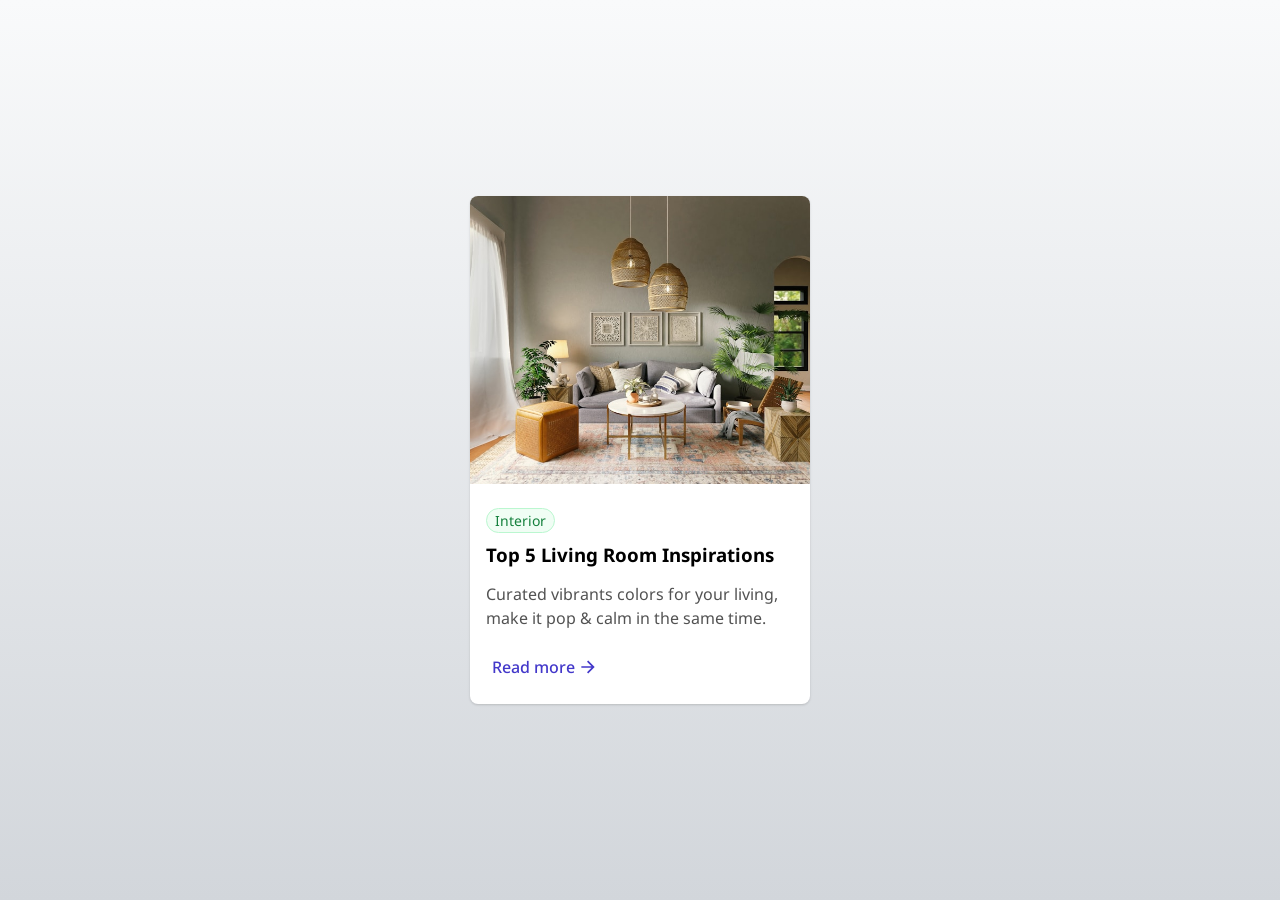
<file: blog-card/index.html>
<!DOCTYPE html>
<html lang="en">
  <head>
    <meta charset="utf-8" />
    <meta name="viewport" content="width=device-width, initial-scale=1" />
    <link rel="stylesheet" href="css/style.css" />
    <link rel="icon" href="img/favicon.ico" sizes="any" />
    <title>GreatFrontEnd Projects</title>
  </head>
  <body>
    <article
      class="article-card"
      aria-label="Article about top 5 living room inspirations"
    >
      <img
        class="article-card__img"
        src="./img/spacejoy-YqFz7UMm8qE-unsplash.jpg"
        alt="Living Room Image"
        width="340"
        height="288"
      />

      <div class="article-card__content">
        <ul class="article-card__tags">
          <li class="article-card__tag text-small">Interior</li>
        </ul>

        <h3 class="article-card__title">Top 5 Living Room Inspirations</h3>
        <p class="article-card__description">
          Curated vibrants colors for your living, make it pop & calm in the
          same time.
        </p>

        <button class="article-card__btn">
          Read more
          <!-- SVG: screenreaders won't read it -->
          <svg
            class="arrow"
            width="14"
            height="14"
            viewBox="0 0 14 14"
            fill="none"
            xmlns="http://www.w3.org/2000/svg"
            aria-hidden="true"
          >
            <path
              d="M10.4764 6.16658L6.00637 1.69657L7.18487 0.518066L13.6667 6.99992L7.18487 13.4817L6.00637 12.3032L10.4764 7.83325H0.333374V6.16658H10.4764Z"
              fill="#4338CA"
            />
          </svg>
        </button>
      </div>
    </article>
  </body>
</html>
</file>
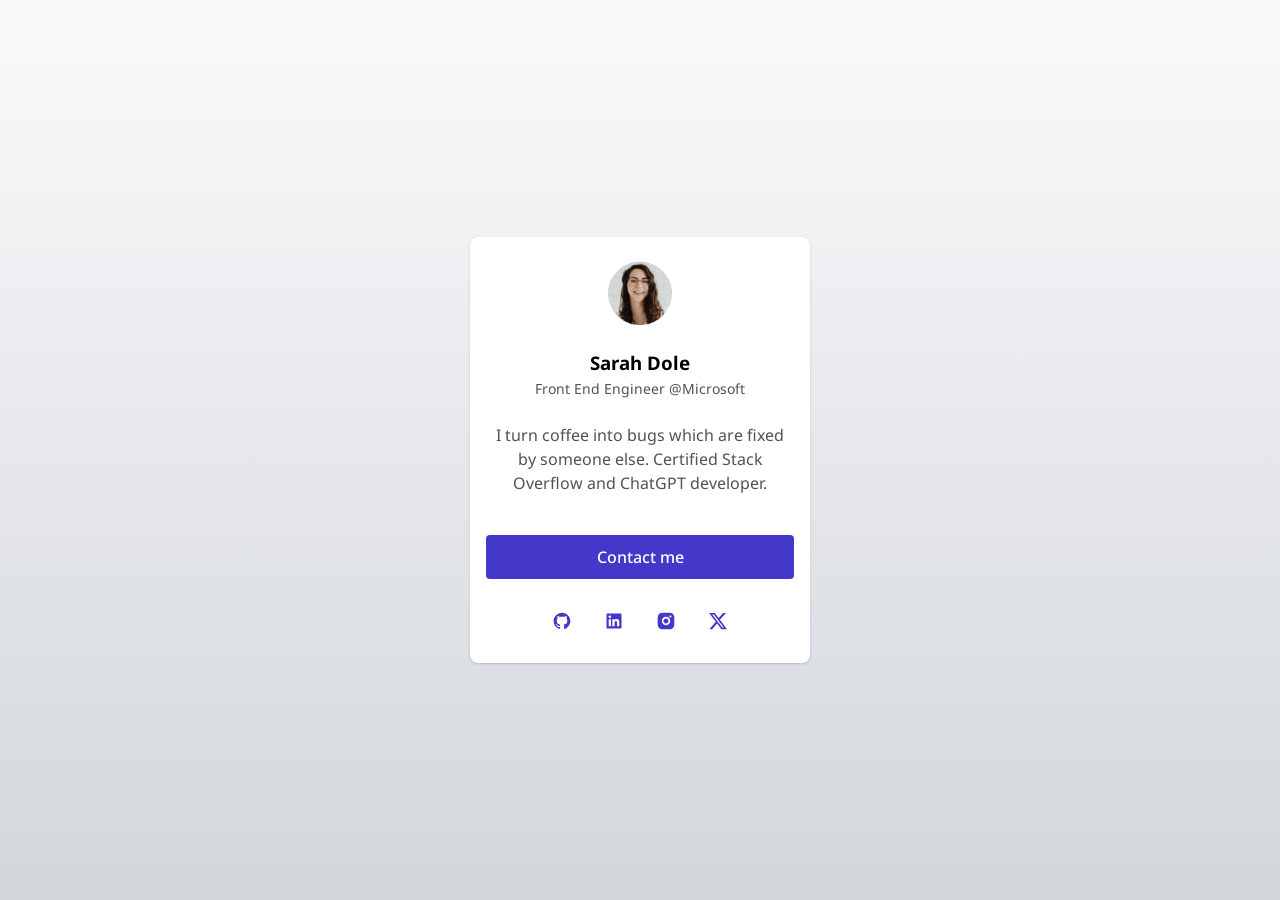
<file: profile-card/index.html>
<!DOCTYPE html>
<html lang="en">
  <head>
    <meta charset="utf-8" />
    <meta name="viewport" content="width=device-width, initial-scale=1" />
    <title>GreatFrontEnd Projects</title>
    <link rel="preconnect" href="https://fonts.googleapis.com" />
    <link rel="preconnect" href="https://fonts.gstatic.com" crossorigin />
    <link
      href="https://fonts.googleapis.com/css2?family=Noto+Sans:ital,wght@0,100..900;1,100..900&display=swap"
      rel="stylesheet"
    />
    <link rel="stylesheet" href="css/style.css" />
    <link rel="icon" href="img/favicon.ico" sizes="any" />
  </head>
  <body>
    <article
      class="profile-card"
      aria-label="Profile Card of Sarah Dole - Front End Engineer"
    >
      <img
        class="profile-card__profile-img"
        src="./img/profile.png"
        alt="Profile Image of Sarah Dole"
      />

      <h3 class="profile-card__user-name">Sarah Dole</h3>
      <p class="profile-card__user-title">Front End Engineer @Microsoft</p>

      <p class="profile-card__description">
        I turn coffee into bugs which are fixed by someone else. Certified Stack
        Overflow and ChatGPT developer.
      </p>

      <button class="profile-card__contact-btn">Contact me</button>

      <ul class="profile-card__media-icons">
        <li class="profile-card__media-icon">
          <!-- LINKS: they need to be readable by screenreaders -->
          <a
            href="https://github.com/"
            aria-label="GitHub account of Sarah Dole"
          >
            <!-- SVG: should be omitted by screenreaders -->
            <svg
              aria-hidden="true"
              class="github"
              width="18"
              height="17"
              viewBox="0 0 18 17"
              fill="none"
              xmlns="http://www.w3.org/2000/svg"
            >
              <path
                d="M9.00083 0.666664C4.39665 0.666664 0.66748 4.39583 0.66748 9C0.66748 12.6875 3.0529 15.8021 6.3654 16.9062C6.78206 16.9792 6.93831 16.7292 6.93831 16.5104C6.93831 16.3125 6.9279 15.6562 6.9279 14.9583C4.83415 15.3437 4.29248 14.4479 4.12581 13.9792C4.03206 13.7396 3.62581 13 3.27165 12.8021C2.97998 12.6458 2.56331 12.2604 3.26123 12.25C3.91748 12.2396 4.38623 12.8542 4.54248 13.1042C5.29248 14.3646 6.4904 14.0104 6.96956 13.7917C7.04248 13.25 7.26123 12.8854 7.50083 12.6771C5.64665 12.4687 3.70915 11.75 3.70915 8.5625C3.70915 7.65625 4.03206 6.90625 4.56331 6.32291C4.47998 6.11458 4.18831 5.26041 4.64665 4.11458C4.64665 4.11458 5.34456 3.89583 6.93831 4.96875C7.605 4.78125 8.31333 4.6875 9.02166 4.6875C9.73 4.6875 10.4383 4.78125 11.105 4.96875C12.6987 3.88541 13.3967 4.11458 13.3967 4.11458C13.855 5.26041 13.5633 6.11458 13.48 6.32291C14.0112 6.90625 14.3342 7.64583 14.3342 8.5625C14.3342 11.7604 12.3862 12.4687 10.5321 12.6771C10.8342 12.9375 11.0946 13.4375 11.0946 14.2187C11.0946 15.3333 11.0842 16.2292 11.0842 16.5104C11.0842 16.7292 11.2404 16.9896 11.6571 16.9062C15.0492 15.7611 17.3332 12.5802 17.3342 9C17.3342 4.39583 13.605 0.666664 9.00083 0.666664Z"
                fill="#4338CA"
              />
            </svg>
          </a>
        </li>
        <li class="profile-card__media-icon">
          <a
            href="https://www.linkedin.com/"
            aria-label="Linkedin Account of Sarah Dole"
          >
            <svg
              aria-hidden="true"
              class="linkedin"
              width="16"
              height="16"
              viewBox="0 0 16 16"
              fill="none"
              xmlns="http://www.w3.org/2000/svg"
            >
              <path
                d="M13.2802 13.2825H11.0589V9.80183C11.0589 8.97183 11.0421 7.90375 9.90142 7.90375C8.74334 7.90375 8.56642 8.80692 8.56642 9.74058V13.2825H6.34517V6.125H8.47892V7.10058H8.50767C8.80584 6.53808 9.53084 5.94437 10.6139 5.94437C12.8646 5.94437 13.2808 7.42567 13.2808 9.35375L13.2802 13.2825ZM3.83645 5.14562C3.12145 5.14562 2.54707 4.56687 2.54707 3.855C2.54707 3.14375 3.12207 2.56563 3.83645 2.56563C4.54895 2.56563 5.12645 3.14375 5.12645 3.855C5.12645 4.56687 4.54832 5.14562 3.83645 5.14562ZM4.9502 13.2825H2.7227V6.125H4.9502V13.2825ZM14.3914 0.5H1.6077C0.995824 0.5 0.500824 0.98375 0.500824 1.58063V14.4194C0.500824 15.0168 0.995824 15.5 1.6077 15.5H14.3896C15.0008 15.5 15.5008 15.0168 15.5008 14.4194V1.58063C15.5008 0.98375 15.0008 0.5 14.3896 0.5H14.3914Z"
                fill="#4338CA"
              />
            </svg>
          </a>
        </li>
        <li class="profile-card__media-icon">
          <a
            href="https://www.instagram.com/"
            aria-label="Instagram Account of Sarah Dole"
          >
            <svg
              aria-hidden="true"
              class="instagram"
              width="18"
              height="18"
              viewBox="0 0 18 18"
              fill="none"
              xmlns="http://www.w3.org/2000/svg"
            >
              <path
                d="M9.85675 0.66748C10.7946 0.66903 11.2698 0.673989 11.6805 0.686214L11.8422 0.691506C12.0291 0.698147 12.2134 0.706481 12.4357 0.716897C13.3224 0.757864 13.9273 0.898147 14.4586 1.1044C15.0078 1.3162 15.4717 1.60231 15.9349 2.06551C16.3974 2.5287 16.6836 2.99398 16.8961 3.5419C17.1016 4.07245 17.2419 4.67801 17.2836 5.56481C17.2935 5.78703 17.3015 5.97136 17.3081 6.15824L17.3133 6.31997C17.3255 6.7306 17.3311 7.20591 17.3328 8.14375L17.3335 8.76516C17.3336 8.84108 17.3336 8.91942 17.3336 9.00025L17.3335 9.23533L17.333 9.85675C17.3314 10.7946 17.3265 11.2698 17.3142 11.6805L17.3089 11.8422C17.3023 12.0291 17.294 12.2134 17.2836 12.4357C17.2426 13.3224 17.1016 13.9273 16.8961 14.4586C16.6842 15.0078 16.3974 15.4717 15.9349 15.9349C15.4717 16.3974 15.0057 16.6836 14.4586 16.8961C13.9273 17.1016 13.3224 17.2419 12.4357 17.2836C12.2134 17.2935 12.0291 17.3015 11.8422 17.3081L11.6805 17.3133C11.2698 17.3255 10.7946 17.3311 9.85675 17.3328L9.23533 17.3335C9.15941 17.3336 9.08108 17.3336 9.00025 17.3336L8.76516 17.3335L8.14375 17.333C7.20591 17.3314 6.7306 17.3265 6.31997 17.3142L6.15824 17.3089C5.97136 17.3023 5.78703 17.294 5.56481 17.2836C4.67801 17.2426 4.07384 17.1016 3.5419 16.8961C2.99328 16.6842 2.5287 16.3974 2.06551 15.9349C1.60231 15.4717 1.3169 15.0057 1.1044 14.4586C0.898147 13.9273 0.758564 13.3224 0.716897 12.4357C0.706997 12.2134 0.698922 12.0291 0.692381 11.8422L0.687139 11.6805C0.674947 11.2698 0.669389 10.7946 0.667589 9.85675L0.66748 8.14375C0.66903 7.20591 0.673989 6.7306 0.686214 6.31997L0.691506 6.15824C0.698147 5.97136 0.706481 5.78703 0.716897 5.56481C0.757864 4.67731 0.898147 4.07315 1.1044 3.5419C1.3162 2.99328 1.60231 2.5287 2.06551 2.06551C2.5287 1.60231 2.99398 1.3169 3.5419 1.1044C4.07315 0.898147 4.67731 0.758564 5.56481 0.716897C5.78703 0.706997 5.97136 0.698922 6.15824 0.692381L6.31997 0.687139C6.7306 0.674947 7.20591 0.669389 8.14375 0.667589L9.85675 0.66748ZM9.00025 4.83356C6.69781 4.83356 4.83356 6.69984 4.83356 9.00025C4.83356 11.3027 6.69984 13.1669 9.00025 13.1669C11.3027 13.1669 13.1669 11.3006 13.1669 9.00025C13.1669 6.69781 11.3006 4.83356 9.00025 4.83356ZM9.00025 6.50023C10.381 6.50023 11.5002 7.61908 11.5002 9.00025C11.5002 10.381 10.3813 11.5002 9.00025 11.5002C7.6195 11.5002 6.50023 10.3813 6.50023 9.00025C6.50023 7.6195 7.61908 6.50023 9.00025 6.50023ZM13.3752 3.58356C12.8008 3.58356 12.3336 4.05015 12.3336 4.62452C12.3336 5.19889 12.8002 5.6662 13.3752 5.6662C13.9496 5.6662 14.4169 5.19961 14.4169 4.62452C14.4169 4.05015 13.9488 3.58284 13.3752 3.58356Z"
                fill="#4338CA"
              />
            </svg>
          </a>
        </li>
        <li class="profile-card__media-icon">
          <a href="https://x.com/" aria-label="Twitter Account of Sarah Dole">
            <svg
              aria-hidden="true"
              class="twitter-x"
              width="18"
              height="18"
              viewBox="0 0 18 18"
              fill="none"
              xmlns="http://www.w3.org/2000/svg"
            >
              <path
                d="M14.1707 0.875H16.9273L10.9048 7.75833L17.9898 17.125H12.4423L8.09733 11.4442L3.12569 17.125H0.36736L6.80903 9.7625L0.0123596 0.875H5.70069L9.62816 6.0675L14.1707 0.875ZM13.2032 15.475H14.7307L4.87069 2.43833H3.23153L13.2032 15.475Z"
                fill="#4338CA"
              />
            </svg>
          </a>
        </li>
      </ul>
    </article>
  </body>
</html>
</file>
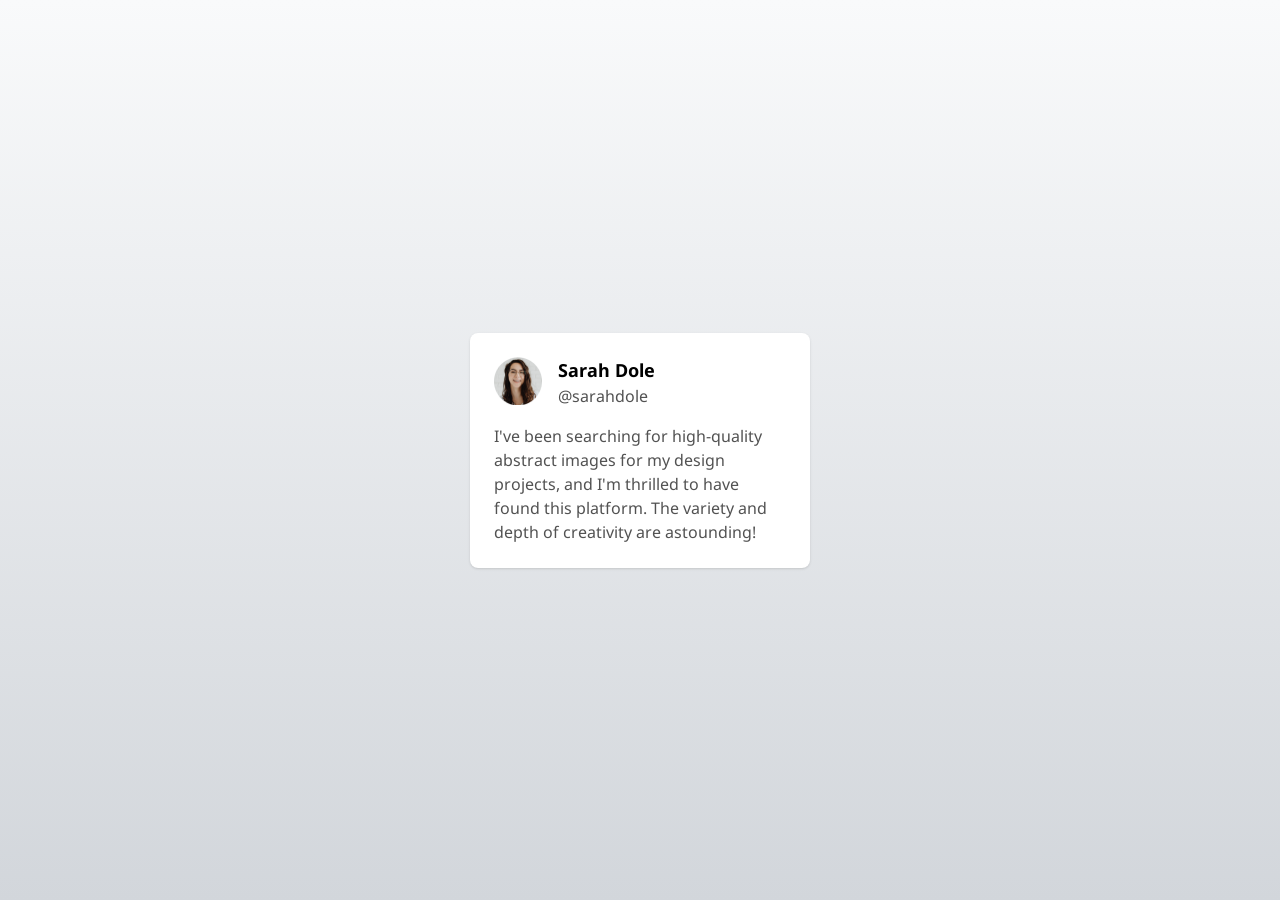
<file: testimonial-card/index.html>
<!DOCTYPE html>
<html lang="en">
  <head>
    <meta charset="UTF-8" />
    <meta name="viewport" content="width=device-width, initial-scale=1.0" />
    <link rel="stylesheet" href="./style.css" />
    <title>Document</title>
  </head>
  <body>
    <!-- Helps to understand who wrote this comment for screenreaders -->
    <article aria-label="User comment by Sarah Dole" class="comment-card">
      <header class="comment-card__header">
        <!-- ALT: should be always filled to be readable for screenreaders -->
        <!-- WIDTH/HEIGHT: Cumulative Layout Shift - helps to reserve a space for image and avoid layout jumps -->
        <img
          class="comment-card__avatar"
          src="./profile-thumbnail.png"
          alt="Profile Image of Sarah Dole"
          width="48"
          height="48"
        />
        <div class="comment-card__user-info">
          <h3 class="text-lg">Sarah Dole</h3>
          <p class="comment-card__user-link">
            <!-- SPAN: screenreader will not read 'at sarahdole' aloud, but only person name  -->
            <span aria-hidden="true">@</span><span>sarahdole</span>
          </p>
        </div>
      </header>
      <p class="comment-card__text">
        I've been searching for high-quality abstract images for my design
        projects, and I'm thrilled to have found this platform. The variety and
        depth of creativity are astounding!
      </p>
    </article>
  </body>
</html>
</file>
<file: blog-card/css/style.css>
@import url('https://fonts.googleapis.com/css2?family=Inter:ital,opsz,wght@0,14..32,100..900;1,14..32,100..900&family=Noto+Sans:ital,wght@0,100..900;1,100..900&family=Open+Sans:wght@400;700&display=swap');

:root {
  --white: #ffffff;

  --indigo-200: #e0e7ff;
  --indigo-700: #4338ca;
  --indigo-800: #372aac;

  --neutral-400: #a1a1a1;
  --neutral-600: #525252;
  --neutral-900: #171717;

  --green-50: #f0fdf4;
  --green-200: #bbf7d0;
  --green-700: #15803d;

  --gradient-color-1: #f9fafb;
  --gradient-color-2: #d2d6db;
}

body {
  margin: 0;
  font-family: 'Noto Sans', system-ui, -apple-system, BlinkMacSystemFont,
    'Segoe UI', Roboto, Oxygen, Ubuntu, Cantarell, 'Open Sans', 'Helvetica Neue',
    sans-serif;
  height: 100vh;
  width: 100%;
  overflow: hidden;

  -webkit-font-smoothing: antialiased;
  -moz-osx-font-smoothing: grayscale;
  text-rendering: optimizeLegibility;

  background-image: linear-gradient(
    to bottom,
    var(--gradient-color-1),
    var(--gradient-color-2)
  );

  display: flex;
  justify-content: center;
  align-items: center;

  padding: 0 16px;
}

* {
  box-sizing: border-box;
}

/* 1. Use a more-intuitive box-sizing model */
*,
*::before,
*::after {
  box-sizing: border-box;
}

/* 2. Remove default margin */
* {
  margin: 0;
}

/* 3. Enable keyword animations */
@media (prefers-reduced-motion: no-preference) {
  html {
    interpolate-size: allow-keywords;
  }
}

body {
  /* 4. Add accessible line-height */
  line-height: 1.5;
  /* 5. Improve text rendering */
  -webkit-font-smoothing: antialiased;
}

/* 6. Improve media defaults */
img,
picture,
video,
canvas,
svg {
  display: block;
  max-width: 100%;
}

/* 7. Inherit fonts for form controls */
input,
button,
textarea,
select {
  font: inherit;
}

/* 8. Avoid text overflows */
p,
h1,
h2,
h3,
h4,
h5,
h6 {
  overflow-wrap: break-word;
}

/* 9. Improve line wrapping */
p {
  text-wrap: pretty;
}
h1,
h2,
h3,
h4,
h5,
h6 {
  text-wrap: balance;
}

/*
  10. Create a root stacking context
*/
#root,
#__next {
  isolation: isolate;
}

ul,
ol {
  padding-left: 0;
  list-style: none;
}

.text-small {
  font-size: 0.875rem;
}

.text-base {
  font-size: 1rem;
}

.text-lg {
  font-size: 1.125rem;
}

.article-card {
  background-color: var(--white);
  border-radius: 8px;
  box-shadow: 0px 1px 2px 0 rgb(0 0 0 / 0.06), 0px 1px 3px 0 rgb(0 0 0 / 0.1);
  max-width: 340px;
  width: 100%;
}

.article-card__img {
  object-fit: cover;
  border-top-left-radius: 8px;
  border-top-right-radius: 8px;
}

.article-card__content {
  padding: 24px 16px;
}

.article-card__tags {
  display: flex;
  flex-wrap: wrap;
  gap: 12px;
}

.article-card__tag {
  color: var(--green-700);
  background-color: var(--green-50);
  padding: 1px 8px;
  border-width: 1px;
  border-style: solid;
  border-color: var(--green-200);
  border-radius: 9999px;
}

.article-card__title {
  margin-top: 8px;
}

.article-card__description {
  margin-top: 12px;
  color: var(--neutral-600);
}

.article-card__btn {
  display: flex;
  align-items: center;
  gap: 6px;

  background-color: transparent;
  border: none;
  margin-top: 24px;
  font-weight: 500;

  color: var(--indigo-700);
  cursor: pointer;
}

.arrow {
  display: inline-block;
  transition: transform ease 0.3s;
}

.article-card__btn:hover {
  color: var(--indigo-800);
}

.article-card__btn:hover .arrow {
  transform: translateX(5px);
}

.article-card__btn:hover .arrow > path {
  fill: var(--indigo-800);
}

.article-card__btn:focus {
  outline-width: 4px;
  outline-style: solid;
  outline-color: var(--indigo-200);
  border-radius: 4px;
}

.article-card__btn:disabled {
  color: var(--neutral-400);
  pointer-events: none;
  user-select: none;
}

.article-card__btn:disabled .arrow > path {
  fill: var(--neutral-400);
}
</file>
<file: profile-card/css/style.css>
@import url('https://fonts.googleapis.com/css2?family=Inter:ital,opsz,wght@0,14..32,100..900;1,14..32,100..900&family=Noto+Sans:ital,wght@0,100..900;1,100..900&family=Open+Sans:wght@400;700&display=swap');

:root {
  --white: #ffffff;

  --indigo-200: #e0e7ff;
  --indigo-700: #4338ca;
  --indigo-800: #372aac;

  --neutral-100: #fafafa;
  --neutral-200: #f5f5f5;
  --neutral-400: #a1a1a1;
  --neutral-600: #525252;
  --neutral-900: #171717;

  --gradient-color-1: #f9fafb;
  --gradient-color-2: #d2d6db;
}

body {
  margin: 0;
  font-family: 'Noto Sans', system-ui, -apple-system, BlinkMacSystemFont,
    'Segoe UI', Roboto, Oxygen, Ubuntu, Cantarell, 'Open Sans', 'Helvetica Neue',
    sans-serif;
  min-height: 100vh;

  -webkit-font-smoothing: antialiased;
  -moz-osx-font-smoothing: grayscale;
  text-rendering: optimizeLegibility;

  background-image: linear-gradient(
    to bottom,
    var(--gradient-color-1),
    var(--gradient-color-2)
  );

  height: 100vh;
  width: 100%;
  overflow: hidden;

  display: flex;
  justify-content: center;
  align-items: center;

  padding: 0 10px;
}

/* 1. Use a more-intuitive box-sizing model */
*,
*::before,
*::after {
  box-sizing: border-box;
}

/* 2. Remove default margin */
* {
  margin: 0;
}

/* 3. Enable keyword animations */
@media (prefers-reduced-motion: no-preference) {
  html {
    interpolate-size: allow-keywords;
  }
}

body {
  /* 4. Add accessible line-height */
  line-height: 1.5;
  /* 5. Improve text rendering */
  -webkit-font-smoothing: antialiased;
}

button {
  -webkit-appearance: none;
  border-radius: 0;
  text-align: inherit;
  background: none;
  box-shadow: none;
  padding: 0;
  cursor: pointer;
  border: none;
  color: inherit;
  font: inherit;
}

/* 6. Improve media defaults */
img,
picture,
video,
canvas,
svg {
  display: block;
  max-width: 100%;
}

/* 7. Inherit fonts for form controls */
input,
button,
textarea,
select {
  font: inherit;
}

/* 8. Avoid text overflows */
p,
h1,
h2,
h3,
h4,
h5,
h6 {
  overflow-wrap: break-word;
}

/* 9. Improve line wrapping */
p {
  text-wrap: pretty;
}
h1,
h2,
h3,
h4,
h5,
h6 {
  text-wrap: balance;
}

/*
  10. Create a root stacking context
*/
#root,
#__next {
  isolation: isolate;
}

* {
  box-sizing: border-box;
}

.credits {
  color: #777;
  position: fixed;
  bottom: 24px;
  left: 24px;
  font-size: 11px;
  text-align: center;
}

.credits a {
  color: #000;
  font-weight: bold;
}

.text-small {
  font-size: 0.875rem;
}

.text-base {
  font-size: 1rem;
}

.text-lg {
  font-size: 1.25rem;
}

.profile-card {
  display: flex;
  flex-direction: column;
  align-items: center;
  text-align: center;
  max-width: 340px;
  padding: 24px 16px;
  border-radius: 8px;
  background-color: var(--white);
  box-shadow: 0px 1px 2px 0 rgb(0 0 0 / 0.06), 0px 1px 3px 0 rgb(0 0 0 / 0.1);
}

.profile-card__profile-img {
  width: 64px;
  height: 64px;
  font-weight: 500;
}

.profile-card__user-name {
  margin-top: 24px;
}

.profile-card__user-title {
  color: var(--neutral-600);
  font-size: 14px;
}

.profile-card__description {
  margin-top: 24px;
  color: var(--neutral-600);
}

.profile-card__contact-btn {
  color: var(--white);
  border-radius: 4px;
  border: 'none';
  margin-top: 40px;
  padding: 10px 0px;
  width: 100%;
  font-weight: 500;
  background-color: var(--indigo-700);
  cursor: pointer;
}

.profile-card__media-icons {
  padding-left: 0px;
  list-style: none;

  display: flex;
  gap: 16px;
  margin-top: 24px;
}

.profile-card__media-icon > a {
  display: flex;
  justify-content: center;
  align-items: center;
  border-radius: 4px;

  width: 36px;
  height: 36px;
}

.profile-card__media-icon > svg {
  width: 24px;
  height: 24px;
}

.profile-card__contact-btn:hover {
  background-color: var(--indigo-800);
}

.profile-card__media-icon > a:hover {
  background-color: var(--neutral-100);
}

.profile-card__contact-btn:disabled {
  background-color: var(--neutral-200);
  color: var(--neutral-400);
}

.profile-card__contact-btn:focus {
  outline-width: 4px;
  outline-color: var(--indigo-200);
  outline-style: solid;
}

.profile-card__media-icon > a:focus {
  outline-width: 4px;
  outline-color: var(--indigo-200);
  outline-style: solid;

  background-color: var(--neutral-100);
}
</file>
<file: testimonial-card/style.css>
@import url('https://fonts.googleapis.com/css2?family=Inter:ital,opsz,wght@0,14..32,100..900;1,14..32,100..900&family=Noto+Sans:ital,wght@0,100..900;1,100..900&family=Open+Sans:wght@400;700&display=swap');

:root {
  --white: #ffffff;
  --neutral-900: #171717;
  --neutral-600: #525252;
  --gradient-color-1: #f9fafb;
  --gradient-color-2: #d2d6db;
}

body {
  font-family: 'Noto Sans', sans-serif;
  font-optical-sizing: auto;
  font-style: normal;

  background-image: linear-gradient(
    to bottom,
    var(--gradient-color-1),
    var(--gradient-color-2)
  );

  height: 100vh;
  width: 100%;
  overflow: hidden;

  display: flex;
  justify-content: center;
  align-items: center;

  padding: 0 10px;
}

/* 1. Use a more-intuitive box-sizing model */
*,
*::before,
*::after {
  box-sizing: border-box;
}

/* 2. Remove default margin */
* {
  margin: 0;
}

/* 3. Enable keyword animations */
@media (prefers-reduced-motion: no-preference) {
  html {
    interpolate-size: allow-keywords;
  }
}

body {
  /* 4. Add accessible line-height */
  line-height: 1.5;
  /* 5. Improve text rendering */
  -webkit-font-smoothing: antialiased;
}

/* 6. Improve media defaults */
img,
picture,
video,
canvas,
svg {
  display: block;
  max-width: 100%;
}

/* 7. Inherit fonts for form controls */
input,
button,
textarea,
select {
  font: inherit;
}

/* 8. Avoid text overflows */
p,
h1,
h2,
h3,
h4,
h5,
h6 {
  overflow-wrap: break-word;
}

/* 9. Improve line wrapping */
p {
  text-wrap: pretty;
}
h1,
h2,
h3,
h4,
h5,
h6 {
  text-wrap: balance;
}

/*
  10. Create a root stacking context
*/
#root,
#__next {
  isolation: isolate;
}

.text-sm {
  font-size: 0.875rem;
}

.text-base {
  font-size: 1rem;
}

.text-lg {
  font-size: 1.125rem;
}

.comment-card {
  display: flex;
  flex-direction: column;
  gap: 16px;
  max-width: 340px;
  width: 100%;
  background-color: var(--white);
  box-shadow: 0px 1px 2px -1px rgb(0 0 0 / 0.1), 0px 1px 3px 0 rgb(0 0 0 / 0.1);
  border-radius: 8px;
  padding: 24px;
}

.comment-card__header {
  display: flex;
  gap: 16px;
}

.comment-card__user-link {
  color: var(--neutral-600);
}

.comment-card__text {
  color: var(--neutral-600);
}
</file>
